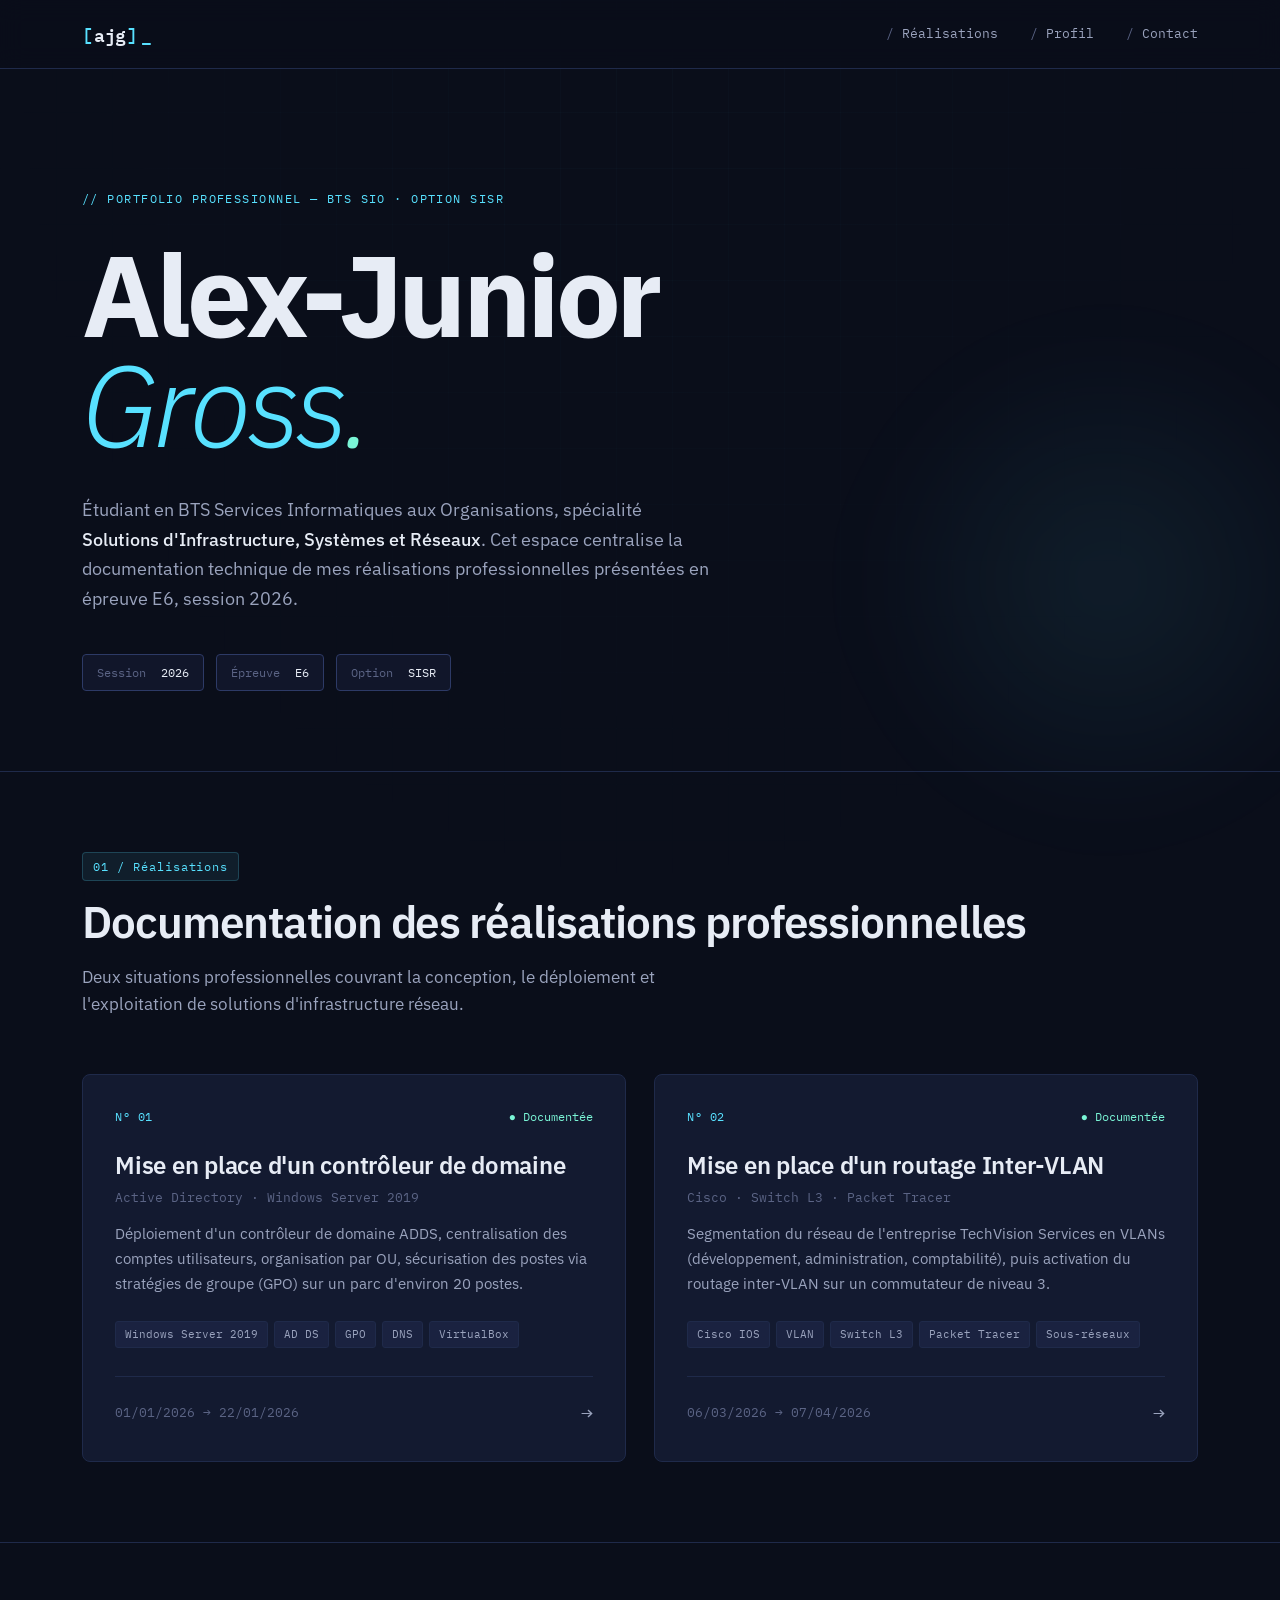
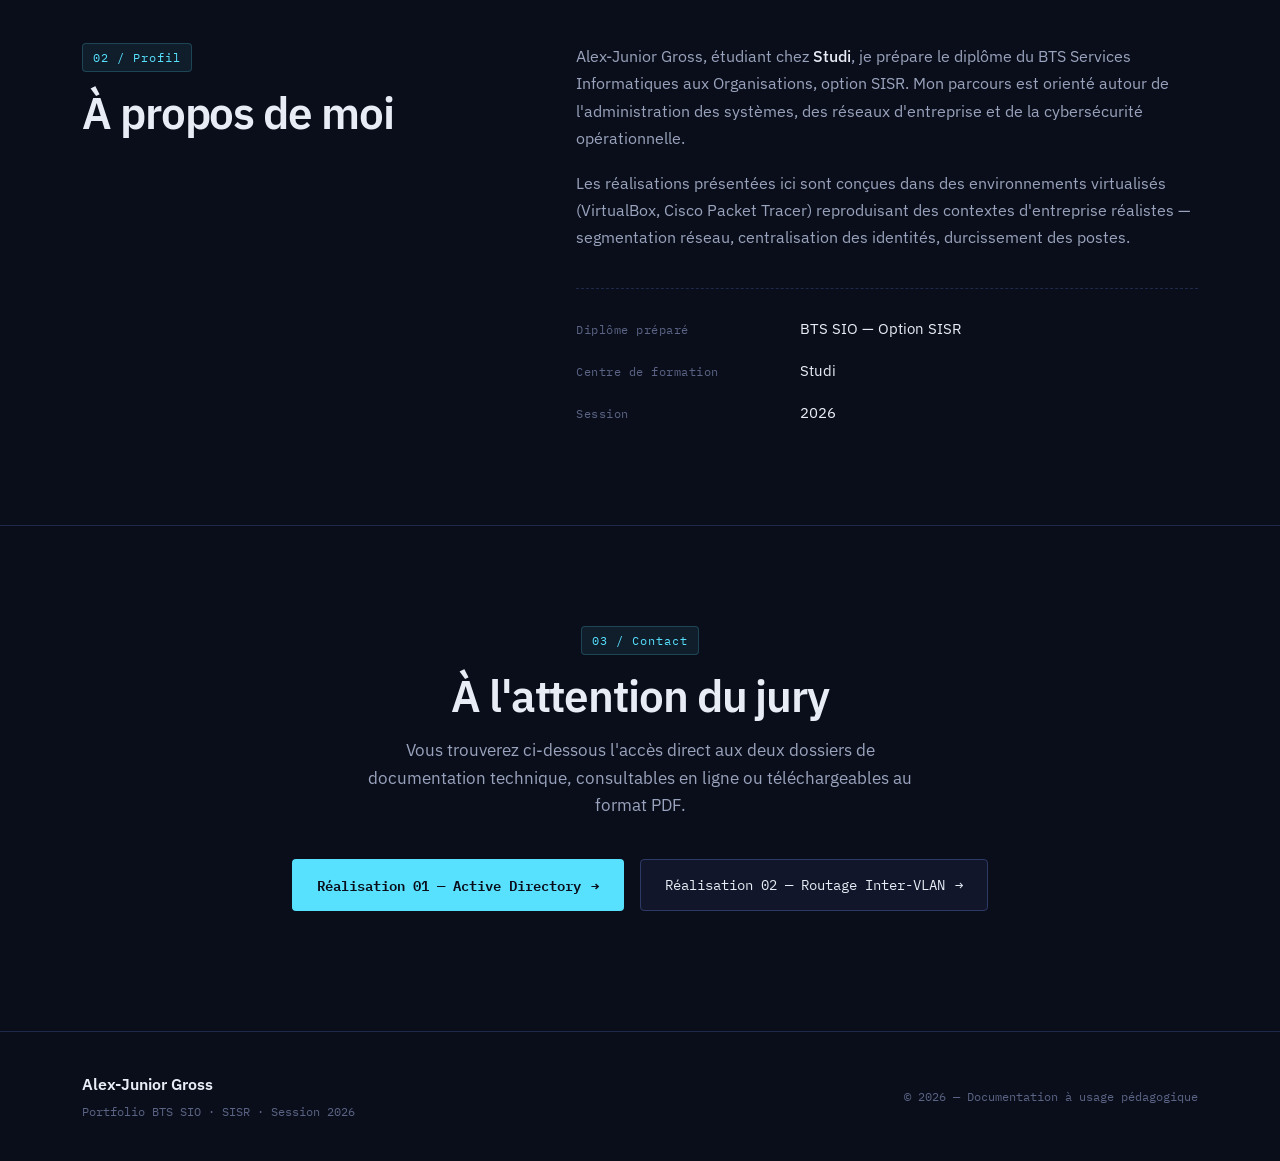
<file: index.html>
<!DOCTYPE html>
<html lang="fr">
<head>
<meta charset="UTF-8">
<meta name="viewport" content="width=device-width, initial-scale=1.0">
<meta name="description" content="Portfolio BTS SIO option SISR — Alex-Junior Gross. Documentation des réalisations professionnelles : Active Directory et routage Inter-VLAN.">
<title>Alex-Junior Gross — Portfolio BTS SIO / SISR</title>
<link rel="preconnect" href="https://fonts.googleapis.com">
<link rel="preconnect" href="https://fonts.gstatic.com" crossorigin>
<link href="https://fonts.googleapis.com/css2?family=IBM+Plex+Mono:wght@400;500;600&family=IBM+Plex+Sans:wght@300;400;500;600;700&display=swap" rel="stylesheet">
<link rel="stylesheet" href="style.css">
</head>
<body>

<div class="grid-overlay"></div>

<header class="site-header">
  <div class="container header-inner">
    <a href="index.html" class="logo">
      <span class="logo-bracket">[</span>
      <span class="logo-text">ajg</span>
      <span class="logo-bracket">]</span>
      <span class="logo-cursor">_</span>
    </a>
    <nav class="site-nav">
      <a href="#realisations">Réalisations</a>
      <a href="#profil">Profil</a>
      <a href="#contact">Contact</a>
    </nav>
  </div>
</header>

<main>

  <section class="hero">
    <div class="container">
      <p class="hero-eyebrow">// PORTFOLIO PROFESSIONNEL — BTS SIO · OPTION SISR</p>
      <h1 class="hero-title">
        <span class="hero-line">Alex-Junior</span>
        <span class="hero-line hero-line--accent">Gross<span class="dot">.</span></span>
      </h1>
      <p class="hero-sub">
        Étudiant en BTS Services Informatiques aux Organisations,
        spécialité <strong>Solutions d'Infrastructure, Systèmes et Réseaux</strong>.
        Cet espace centralise la documentation technique de mes réalisations
        professionnelles présentées en épreuve E6, session 2026.
      </p>
      <div class="hero-meta">
        <span class="meta-pill"><span class="pill-label">Session</span> 2026</span>
        <span class="meta-pill"><span class="pill-label">Épreuve</span> E6</span>
        <span class="meta-pill"><span class="pill-label">Option</span> SISR</span>
      </div>
    </div>
  </section>

  <section id="realisations" class="realisations">
    <div class="container">
      <header class="section-header">
        <span class="section-tag">01 / Réalisations</span>
        <h2>Documentation des réalisations professionnelles</h2>
        <p class="section-lead">
          Deux situations professionnelles couvrant la conception, le déploiement
          et l'exploitation de solutions d'infrastructure réseau.
        </p>
      </header>

      <div class="cards">

        <a href="realisation-1.html" class="card">
          <div class="card-header">
            <span class="card-number">N° 01</span>
            <span class="card-status">● Documentée</span>
          </div>
          <h3 class="card-title">
            Mise en place d'un contrôleur de domaine
            <span class="card-title-accent">Active Directory · Windows Server 2019</span>
          </h3>
          <p class="card-desc">
            Déploiement d'un contrôleur de domaine ADDS, centralisation des comptes
            utilisateurs, organisation par OU, sécurisation des postes via stratégies
            de groupe (GPO) sur un parc d'environ 20 postes.
          </p>
          <ul class="card-tags">
            <li>Windows Server 2019</li>
            <li>AD DS</li>
            <li>GPO</li>
            <li>DNS</li>
            <li>VirtualBox</li>
          </ul>
          <div class="card-meta">
            <span>01/01/2026 → 22/01/2026</span>
            <span class="card-arrow">→</span>
          </div>
        </a>

        <a href="realisation-2.html" class="card">
          <div class="card-header">
            <span class="card-number">N° 02</span>
            <span class="card-status">● Documentée</span>
          </div>
          <h3 class="card-title">
            Mise en place d'un routage Inter-VLAN
            <span class="card-title-accent">Cisco · Switch L3 · Packet Tracer</span>
          </h3>
          <p class="card-desc">
            Segmentation du réseau de l'entreprise TechVision Services en VLANs
            (développement, administration, comptabilité), puis activation du
            routage inter-VLAN sur un commutateur de niveau 3.
          </p>
          <ul class="card-tags">
            <li>Cisco IOS</li>
            <li>VLAN</li>
            <li>Switch L3</li>
            <li>Packet Tracer</li>
            <li>Sous-réseaux</li>
          </ul>
          <div class="card-meta">
            <span>06/03/2026 → 07/04/2026</span>
            <span class="card-arrow">→</span>
          </div>
        </a>

      </div>
    </div>
  </section>

  <section id="profil" class="profil">
    <div class="container profil-grid">
      <div>
        <span class="section-tag">02 / Profil</span>
        <h2>À propos de moi</h2>
      </div>
      <div class="profil-text">
        <p>
          Alex-Junior Gross, étudiant chez <strong>Studi</strong>, je prépare le diplôme du
          BTS Services Informatiques aux Organisations, option SISR.
          Mon parcours est orienté autour de l'administration des systèmes,
          des réseaux d'entreprise et de la cybersécurité opérationnelle.
        </p>
        <p>
          Les réalisations présentées ici sont conçues dans des environnements
          virtualisés (VirtualBox, Cisco Packet Tracer) reproduisant des
          contextes d'entreprise réalistes — segmentation réseau,
          centralisation des identités, durcissement des postes.
        </p>
        <dl class="profil-info">
          <div>
            <dt>Diplôme préparé</dt>
            <dd>BTS SIO — Option SISR</dd>
          </div>
          <div>
            <dt>Centre de formation</dt>
            <dd>Studi</dd>
          </div>
          <div>
            <dt>Session</dt>
            <dd>2026</dd>
          </div>
        </dl>
      </div>
    </div>
  </section>

  <section id="contact" class="contact">
    <div class="container">
      <span class="section-tag">03 / Contact</span>
      <h2>À l'attention du jury</h2>
      <p class="contact-lead">
        Vous trouverez ci-dessous l'accès direct aux deux dossiers de
        documentation technique, consultables en ligne ou téléchargeables au format PDF.
      </p>
      <div class="contact-links">
        <a href="realisation-1.html" class="btn btn--primary">
          Réalisation 01 — Active Directory
          <span>→</span>
        </a>
        <a href="realisation-2.html" class="btn btn--ghost">
          Réalisation 02 — Routage Inter-VLAN
          <span>→</span>
        </a>
      </div>
    </div>
  </section>

</main>

<footer class="site-footer">
  <div class="container footer-inner">
    <div>
      <p class="footer-name">Alex-Junior Gross</p>
      <p class="footer-meta">Portfolio BTS SIO · SISR · Session 2026</p>
    </div>
    <p class="footer-copy">© 2026 — Documentation à usage pédagogique</p>
  </div>
</footer>

</body>
</html>
</file>
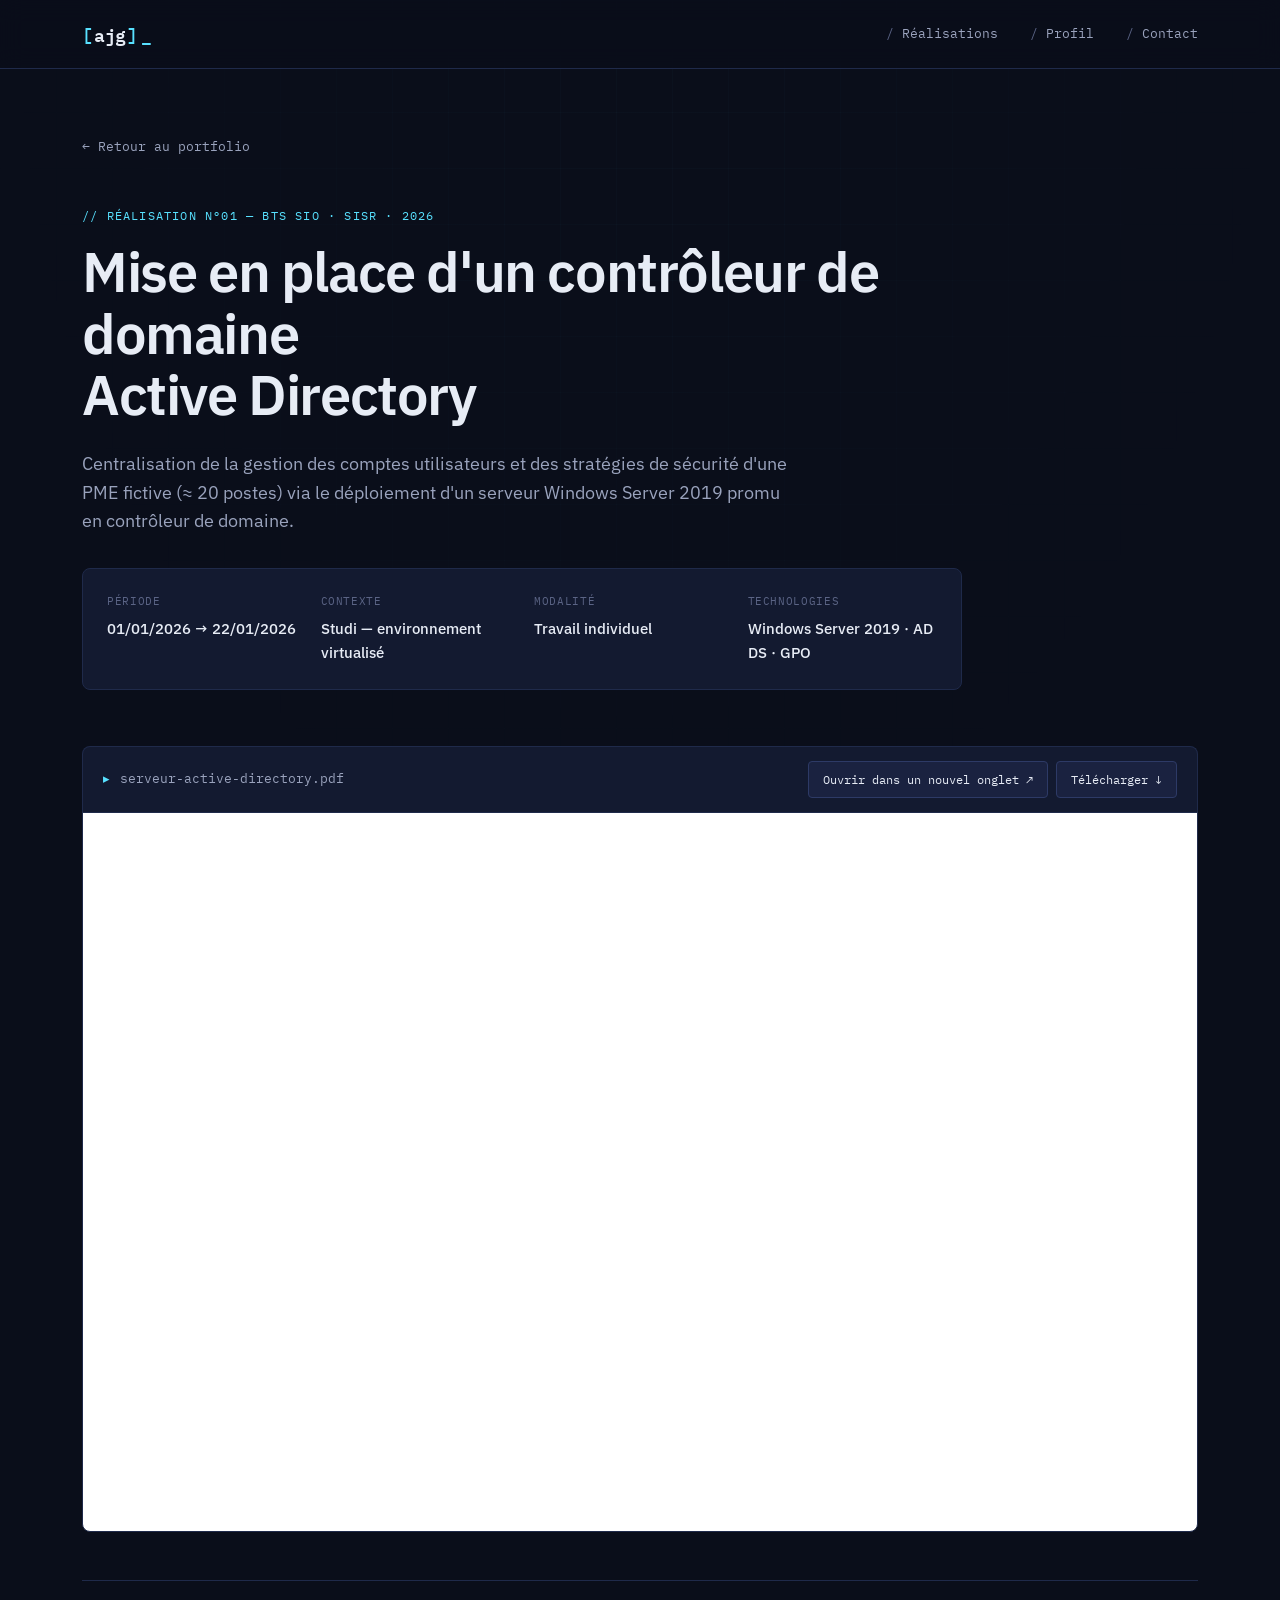
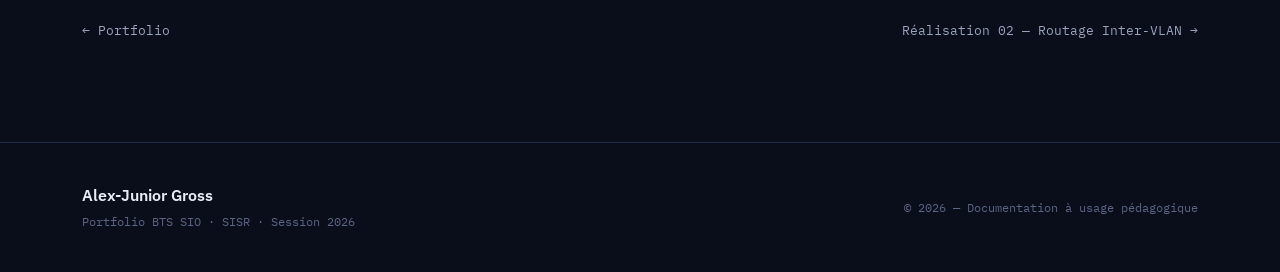
<file: realisation-1.html>
<!DOCTYPE html>
<html lang="fr">
<head>
<meta charset="UTF-8">
<meta name="viewport" content="width=device-width, initial-scale=1.0">
<meta name="description" content="Réalisation professionnelle BTS SIO — Mise en place d'un contrôleur de domaine Active Directory sous Windows Server 2019.">
<title>Réalisation 01 — Active Directory · Alex-Junior Gross</title>
<link rel="preconnect" href="https://fonts.googleapis.com">
<link rel="preconnect" href="https://fonts.gstatic.com" crossorigin>
<link href="https://fonts.googleapis.com/css2?family=IBM+Plex+Mono:wght@400;500;600&family=IBM+Plex+Sans:wght@300;400;500;600;700&display=swap" rel="stylesheet">
<link rel="stylesheet" href="style.css">
</head>
<body>

<div class="grid-overlay"></div>

<header class="site-header">
  <div class="container header-inner">
    <a href="index.html" class="logo">
      <span class="logo-bracket">[</span>
      <span class="logo-text">ajg</span>
      <span class="logo-bracket">]</span>
      <span class="logo-cursor">_</span>
    </a>
    <nav class="site-nav">
      <a href="index.html#realisations">Réalisations</a>
      <a href="index.html#profil">Profil</a>
      <a href="index.html#contact">Contact</a>
    </nav>
  </div>
</header>

<main class="realisation-page">
  <div class="container">

    <a href="index.html" class="back-link">Retour au portfolio</a>

    <header class="realisation-header">
      <p class="realisation-eyebrow">// RÉALISATION N°01 — BTS SIO · SISR · 2026</p>
      <h1 class="realisation-title">
        Mise en place d'un contrôleur de domaine
        <br>Active Directory
      </h1>
      <p class="realisation-subtitle">
        Centralisation de la gestion des comptes utilisateurs et des stratégies
        de sécurité d'une PME fictive (≈ 20 postes) via le déploiement d'un
        serveur Windows Server 2019 promu en contrôleur de domaine.
      </p>

      <dl class="realisation-meta">
        <div class="realisation-meta-item">
          <dt>Période</dt>
          <dd>01/01/2026 → 22/01/2026</dd>
        </div>
        <div class="realisation-meta-item">
          <dt>Contexte</dt>
          <dd>Studi — environnement virtualisé</dd>
        </div>
        <div class="realisation-meta-item">
          <dt>Modalité</dt>
          <dd>Travail individuel</dd>
        </div>
        <div class="realisation-meta-item">
          <dt>Technologies</dt>
          <dd>Windows Server 2019 · AD DS · GPO</dd>
        </div>
      </dl>
    </header>

    <section class="pdf-section">
      <div class="pdf-toolbar">
        <span class="pdf-filename">serveur-active-directory.pdf</span>
        <div class="pdf-actions">
          <a href="assets/serveur-active-directory.pdf" target="_blank" rel="noopener" class="pdf-action">Ouvrir dans un nouvel onglet ↗</a>
          <a href="assets/serveur-active-directory.pdf" download class="pdf-action">Télécharger ↓</a>
        </div>
      </div>
      <iframe
        class="pdf-frame"
        src="assets/serveur-active-directory.pdf#view=FitH"
        title="Documentation Active Directory"
        loading="lazy">
      </iframe>
      <noscript>
        <div class="pdf-fallback">
          Impossible d'afficher le PDF intégré. <a href="assets/serveur-active-directory.pdf">Télécharger le document</a>.
        </div>
      </noscript>
    </section>

    <nav class="realisation-nav">
      <a href="index.html">← Portfolio</a>
      <a href="realisation-2.html">Réalisation 02 — Routage Inter-VLAN →</a>
    </nav>

  </div>
</main>

<footer class="site-footer">
  <div class="container footer-inner">
    <div>
      <p class="footer-name">Alex-Junior Gross</p>
      <p class="footer-meta">Portfolio BTS SIO · SISR · Session 2026</p>
    </div>
    <p class="footer-copy">© 2026 — Documentation à usage pédagogique</p>
  </div>
</footer>

</body>
</html>
</file>
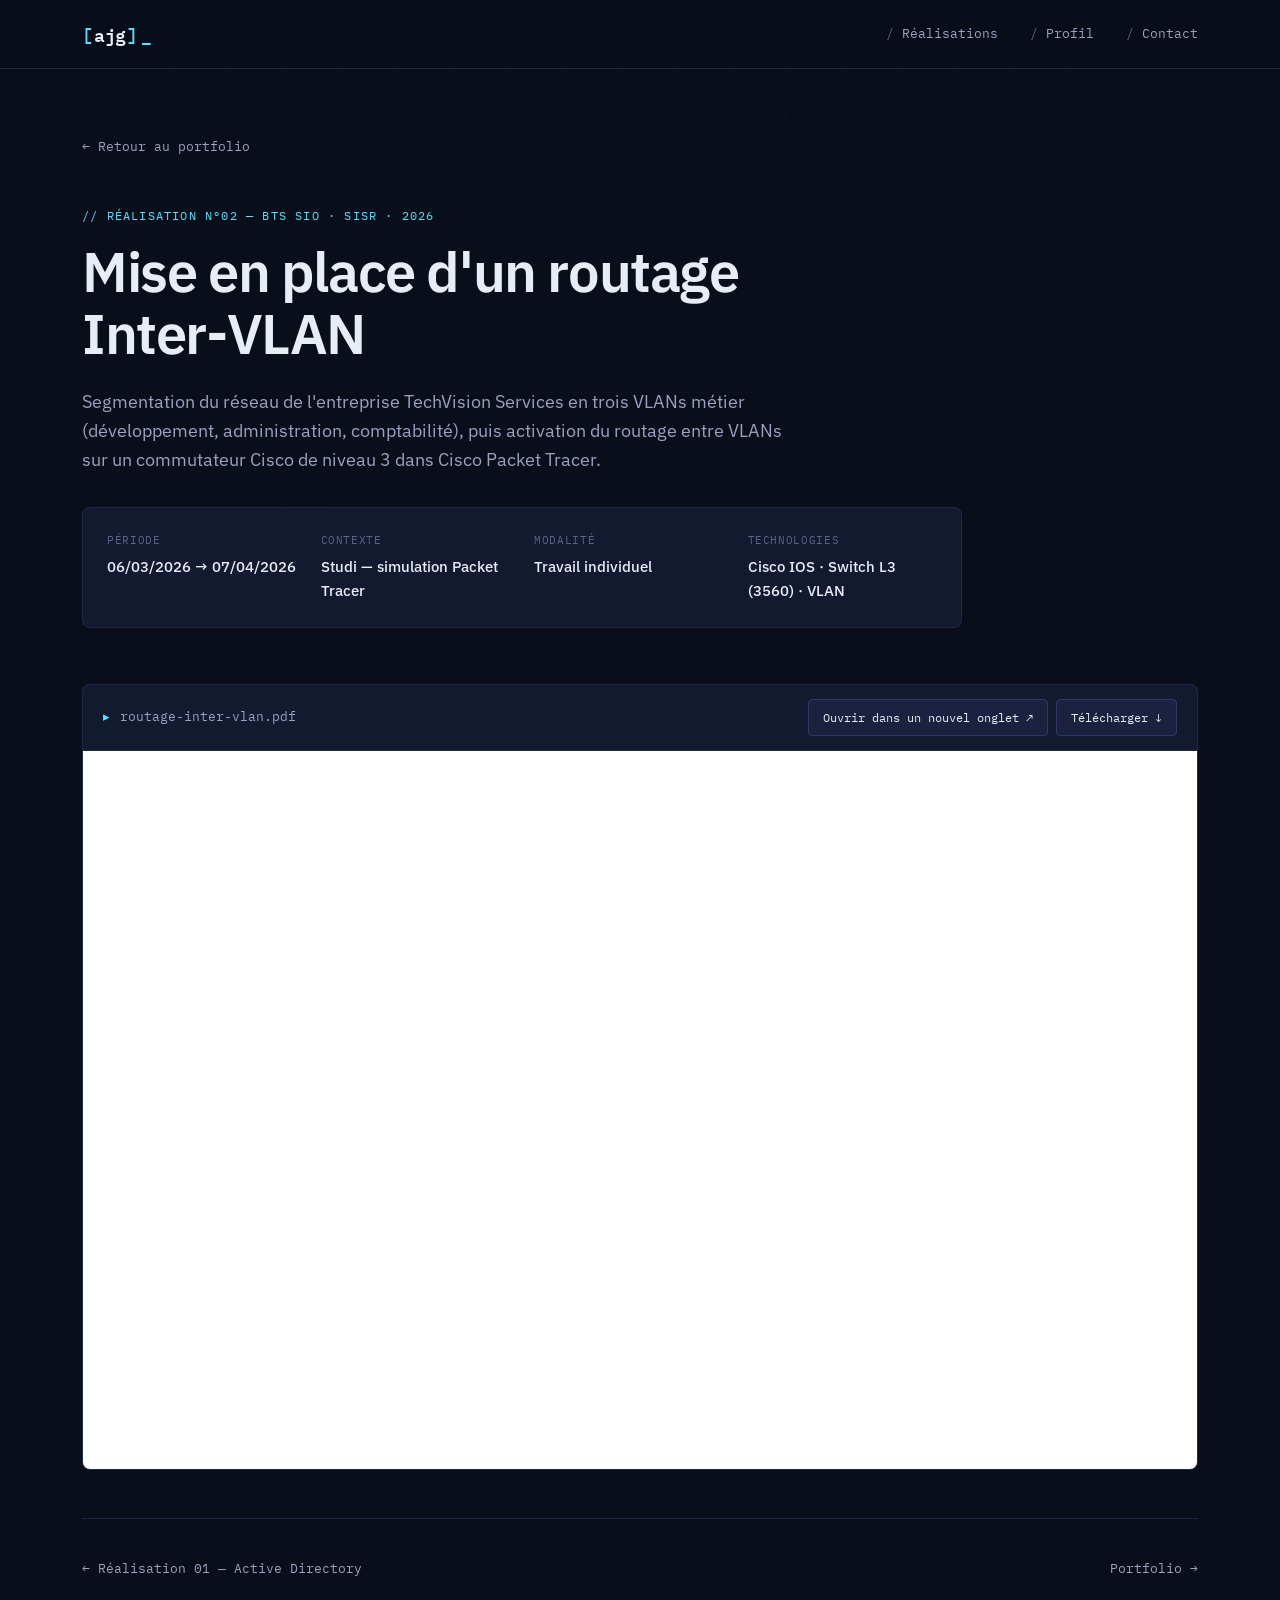
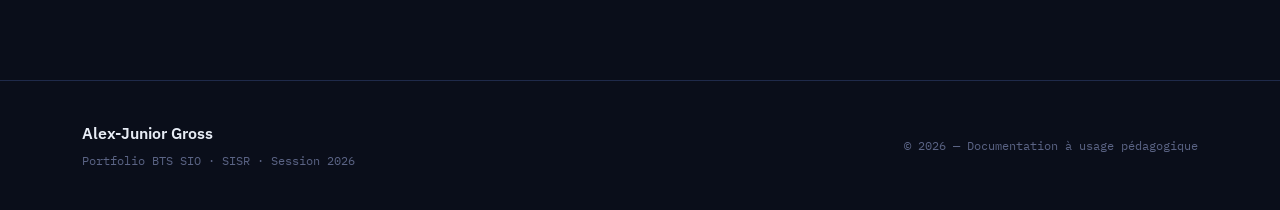
<file: realisation-2.html>
<!DOCTYPE html>
<html lang="fr">
<head>
<meta charset="UTF-8">
<meta name="viewport" content="width=device-width, initial-scale=1.0">
<meta name="description" content="Réalisation professionnelle BTS SIO — Mise en place d'un routage Inter-VLAN sur switch Cisco de niveau 3.">
<title>Réalisation 02 — Routage Inter-VLAN · Alex-Junior Gross</title>
<link rel="preconnect" href="https://fonts.googleapis.com">
<link rel="preconnect" href="https://fonts.gstatic.com" crossorigin>
<link href="https://fonts.googleapis.com/css2?family=IBM+Plex+Mono:wght@400;500;600&family=IBM+Plex+Sans:wght@300;400;500;600;700&display=swap" rel="stylesheet">
<link rel="stylesheet" href="style.css">
</head>
<body>

<div class="grid-overlay"></div>

<header class="site-header">
  <div class="container header-inner">
    <a href="index.html" class="logo">
      <span class="logo-bracket">[</span>
      <span class="logo-text">ajg</span>
      <span class="logo-bracket">]</span>
      <span class="logo-cursor">_</span>
    </a>
    <nav class="site-nav">
      <a href="index.html#realisations">Réalisations</a>
      <a href="index.html#profil">Profil</a>
      <a href="index.html#contact">Contact</a>
    </nav>
  </div>
</header>

<main class="realisation-page">
  <div class="container">

    <a href="index.html" class="back-link">Retour au portfolio</a>

    <header class="realisation-header">
      <p class="realisation-eyebrow">// RÉALISATION N°02 — BTS SIO · SISR · 2026</p>
      <h1 class="realisation-title">
        Mise en place d'un routage
        <br>Inter-VLAN
      </h1>
      <p class="realisation-subtitle">
        Segmentation du réseau de l'entreprise TechVision Services en trois VLANs
        métier (développement, administration, comptabilité), puis activation du
        routage entre VLANs sur un commutateur Cisco de niveau 3 dans Cisco Packet Tracer.
      </p>

      <dl class="realisation-meta">
        <div class="realisation-meta-item">
          <dt>Période</dt>
          <dd>06/03/2026 → 07/04/2026</dd>
        </div>
        <div class="realisation-meta-item">
          <dt>Contexte</dt>
          <dd>Studi — simulation Packet Tracer</dd>
        </div>
        <div class="realisation-meta-item">
          <dt>Modalité</dt>
          <dd>Travail individuel</dd>
        </div>
        <div class="realisation-meta-item">
          <dt>Technologies</dt>
          <dd>Cisco IOS · Switch L3 (3560) · VLAN</dd>
        </div>
      </dl>
    </header>

    <section class="pdf-section">
      <div class="pdf-toolbar">
        <span class="pdf-filename">routage-inter-vlan.pdf</span>
        <div class="pdf-actions">
          <a href="assets/routage-inter-vlan.pdf" target="_blank" rel="noopener" class="pdf-action">Ouvrir dans un nouvel onglet ↗</a>
          <a href="assets/routage-inter-vlan.pdf" download class="pdf-action">Télécharger ↓</a>
        </div>
      </div>
      <iframe
        class="pdf-frame"
        src="assets/routage-inter-vlan.pdf#view=FitH"
        title="Documentation routage Inter-VLAN"
        loading="lazy">
      </iframe>
      <noscript>
        <div class="pdf-fallback">
          Impossible d'afficher le PDF intégré. <a href="assets/routage-inter-vlan.pdf">Télécharger le document</a>.
        </div>
      </noscript>
    </section>

    <nav class="realisation-nav">
      <a href="realisation-1.html">← Réalisation 01 — Active Directory</a>
      <a href="index.html">Portfolio →</a>
    </nav>

  </div>
</main>

<footer class="site-footer">
  <div class="container footer-inner">
    <div>
      <p class="footer-name">Alex-Junior Gross</p>
      <p class="footer-meta">Portfolio BTS SIO · SISR · Session 2026</p>
    </div>
    <p class="footer-copy">© 2026 — Documentation à usage pédagogique</p>
  </div>
</footer>

</body>
</html>
</file>
<file: style.css>
/* ============================================
   Portfolio BTS SIO — Alex-Junior Gross
   Aesthetic: refined technical / terminal-inspired
   ============================================ */

:root {
  --bg: #0a0e1a;
  --bg-elevated: #11162a;
  --bg-card: #131a30;
  --surface: #1a2240;
  --border: #1f2a4a;
  --border-bright: #2d3a66;

  --text: #e7ecf5;
  --text-muted: #9aa3bd;
  --text-dim: #5b6485;

  --accent: #58e1ff;       /* cyan terminal */
  --accent-strong: #7af5d6; /* mint accent */
  --accent-warm: #ffb454;  /* amber for highlights */

  --font-mono: 'IBM Plex Mono', ui-monospace, 'Cascadia Code', Menlo, monospace;
  --font-sans: 'IBM Plex Sans', -apple-system, BlinkMacSystemFont, sans-serif;

  --radius: 4px;
  --radius-lg: 8px;

  --max-w: 1180px;
}

* { box-sizing: border-box; margin: 0; padding: 0; }

html { scroll-behavior: smooth; }

body {
  background: var(--bg);
  color: var(--text);
  font-family: var(--font-sans);
  font-weight: 400;
  line-height: 1.6;
  font-size: 16px;
  min-height: 100vh;
  overflow-x: hidden;
  position: relative;
}

/* Subtle grid background overlay */
.grid-overlay {
  position: fixed;
  inset: 0;
  pointer-events: none;
  z-index: 0;
  background-image:
    linear-gradient(rgba(88, 225, 255, 0.025) 1px, transparent 1px),
    linear-gradient(90deg, rgba(88, 225, 255, 0.025) 1px, transparent 1px);
  background-size: 56px 56px;
  mask-image: radial-gradient(ellipse at top, black 0%, transparent 75%);
  -webkit-mask-image: radial-gradient(ellipse at top, black 0%, transparent 75%);
}

main, header, footer { position: relative; z-index: 1; }

.container {
  max-width: var(--max-w);
  margin: 0 auto;
  padding: 0 32px;
}

/* ============================================
   HEADER
   ============================================ */

.site-header {
  border-bottom: 1px solid var(--border);
  background: rgba(10, 14, 26, 0.85);
  backdrop-filter: blur(12px);
  -webkit-backdrop-filter: blur(12px);
  position: sticky;
  top: 0;
  z-index: 100;
}

.header-inner {
  display: flex;
  justify-content: space-between;
  align-items: center;
  height: 68px;
}

.logo {
  font-family: var(--font-mono);
  font-size: 18px;
  font-weight: 600;
  text-decoration: none;
  color: var(--text);
  letter-spacing: -0.01em;
  display: inline-flex;
  align-items: center;
  gap: 1px;
}

.logo-bracket { color: var(--accent); }
.logo-text { color: var(--text); }
.logo-cursor {
  color: var(--accent);
  animation: blink 1.1s steps(1) infinite;
  margin-left: 2px;
}

@keyframes blink {
  0%, 50% { opacity: 1; }
  51%, 100% { opacity: 0; }
}

.site-nav {
  display: flex;
  gap: 32px;
}

.site-nav a {
  font-family: var(--font-mono);
  font-size: 13px;
  color: var(--text-muted);
  text-decoration: none;
  transition: color 0.2s ease;
  position: relative;
}

.site-nav a:hover {
  color: var(--accent);
}

.site-nav a::before {
  content: "/ ";
  color: var(--text-dim);
}

/* ============================================
   HERO
   ============================================ */

.hero {
  padding: 120px 0 80px;
  position: relative;
}

.hero::before {
  content: "";
  position: absolute;
  top: 30%;
  right: -10%;
  width: 600px;
  height: 600px;
  background: radial-gradient(circle, rgba(88, 225, 255, 0.08) 0%, transparent 60%);
  filter: blur(40px);
  pointer-events: none;
  z-index: 0;
}

.hero > .container { position: relative; z-index: 1; }

.hero-eyebrow {
  font-family: var(--font-mono);
  font-size: 12px;
  letter-spacing: 0.12em;
  color: var(--accent);
  margin-bottom: 32px;
  opacity: 0;
  animation: fadeInUp 0.7s ease 0.1s forwards;
}

.hero-title {
  font-family: var(--font-sans);
  font-size: clamp(56px, 9vw, 128px);
  font-weight: 700;
  line-height: 0.95;
  letter-spacing: -0.04em;
  margin-bottom: 36px;
}

.hero-line {
  display: block;
  opacity: 0;
  transform: translateY(20px);
  animation: fadeInUp 0.8s ease forwards;
}

.hero-line:nth-child(1) { animation-delay: 0.2s; }
.hero-line:nth-child(2) { animation-delay: 0.35s; }

.hero-line--accent {
  color: var(--accent);
  font-style: italic;
  font-weight: 300;
}

.dot { color: var(--accent-strong); }

.hero-sub {
  max-width: 640px;
  font-size: 18px;
  color: var(--text-muted);
  line-height: 1.65;
  margin-bottom: 40px;
  opacity: 0;
  animation: fadeInUp 0.8s ease 0.5s forwards;
}

.hero-sub strong {
  color: var(--text);
  font-weight: 500;
}

.hero-meta {
  display: flex;
  flex-wrap: wrap;
  gap: 12px;
  opacity: 0;
  animation: fadeInUp 0.8s ease 0.65s forwards;
}

.meta-pill {
  font-family: var(--font-mono);
  font-size: 12px;
  padding: 8px 14px;
  border: 1px solid var(--border-bright);
  border-radius: var(--radius);
  background: var(--bg-elevated);
  color: var(--text);
}

.pill-label {
  color: var(--text-dim);
  margin-right: 8px;
}

@keyframes fadeInUp {
  to { opacity: 1; transform: translateY(0); }
}

/* ============================================
   SECTION HEADERS
   ============================================ */

.section-tag {
  display: inline-block;
  font-family: var(--font-mono);
  font-size: 12px;
  color: var(--accent);
  letter-spacing: 0.08em;
  margin-bottom: 16px;
  padding: 4px 10px;
  background: rgba(88, 225, 255, 0.08);
  border: 1px solid rgba(88, 225, 255, 0.2);
  border-radius: var(--radius);
}

.section-header h2,
.profil h2,
.contact h2 {
  font-size: clamp(32px, 4vw, 44px);
  font-weight: 600;
  letter-spacing: -0.025em;
  line-height: 1.15;
  margin-bottom: 16px;
  color: var(--text);
}

.section-lead {
  color: var(--text-muted);
  font-size: 17px;
  max-width: 600px;
  line-height: 1.6;
}

/* ============================================
   REALISATIONS / CARDS
   ============================================ */

.realisations {
  padding: 80px 0;
  border-top: 1px solid var(--border);
}

.section-header {
  margin-bottom: 56px;
}

.cards {
  display: grid;
  gap: 24px;
  grid-template-columns: 1fr;
}

@media (min-width: 860px) {
  .cards { grid-template-columns: 1fr 1fr; gap: 28px; }
}

.card {
  display: flex;
  flex-direction: column;
  background: var(--bg-card);
  border: 1px solid var(--border);
  border-radius: var(--radius-lg);
  padding: 32px;
  text-decoration: none;
  color: var(--text);
  position: relative;
  overflow: hidden;
  transition: all 0.3s cubic-bezier(0.2, 0.7, 0.3, 1);
}

.card::before {
  content: "";
  position: absolute;
  top: 0;
  left: 0;
  right: 0;
  height: 1px;
  background: linear-gradient(90deg, transparent, var(--accent), transparent);
  opacity: 0;
  transition: opacity 0.3s ease;
}

.card:hover {
  border-color: var(--border-bright);
  transform: translateY(-4px);
  box-shadow:
    0 20px 60px -20px rgba(88, 225, 255, 0.15),
    0 1px 0 0 rgba(88, 225, 255, 0.1) inset;
}

.card:hover::before { opacity: 1; }

.card:hover .card-arrow { transform: translateX(6px); color: var(--accent); }

.card-header {
  display: flex;
  justify-content: space-between;
  align-items: center;
  margin-bottom: 24px;
  font-family: var(--font-mono);
  font-size: 12px;
}

.card-number {
  color: var(--accent);
  letter-spacing: 0.05em;
}

.card-status {
  color: var(--accent-strong);
}

.card-title {
  font-size: 24px;
  font-weight: 600;
  line-height: 1.3;
  letter-spacing: -0.01em;
  margin-bottom: 16px;
}

.card-title-accent {
  display: block;
  font-family: var(--font-mono);
  font-size: 13px;
  font-weight: 400;
  color: var(--text-dim);
  margin-top: 8px;
  letter-spacing: 0;
}

.card-desc {
  color: var(--text-muted);
  font-size: 15px;
  line-height: 1.65;
  margin-bottom: 24px;
  flex: 1;
}

.card-tags {
  list-style: none;
  display: flex;
  flex-wrap: wrap;
  gap: 6px;
  margin-bottom: 28px;
}

.card-tags li {
  font-family: var(--font-mono);
  font-size: 11px;
  padding: 4px 9px;
  background: var(--surface);
  border: 1px solid var(--border);
  border-radius: 3px;
  color: var(--text-muted);
}

.card-meta {
  display: flex;
  justify-content: space-between;
  align-items: center;
  padding-top: 20px;
  border-top: 1px solid var(--border);
  font-family: var(--font-mono);
  font-size: 13px;
  color: var(--text-dim);
}

.card-arrow {
  font-size: 20px;
  color: var(--text-muted);
  transition: all 0.3s ease;
}

/* ============================================
   PROFIL
   ============================================ */

.profil {
  padding: 100px 0;
  border-top: 1px solid var(--border);
}

.profil-grid {
  display: grid;
  gap: 48px;
  grid-template-columns: 1fr;
}

@media (min-width: 860px) {
  .profil-grid { grid-template-columns: 1fr 1.5fr; gap: 80px; }
}

.profil-text p {
  color: var(--text-muted);
  font-size: 16px;
  margin-bottom: 18px;
  line-height: 1.7;
}

.profil-text strong {
  color: var(--text);
  font-weight: 500;
}

.profil-info {
  margin-top: 36px;
  padding-top: 28px;
  border-top: 1px dashed var(--border);
  display: grid;
  gap: 18px;
}

.profil-info > div {
  display: grid;
  grid-template-columns: 1fr 2fr;
  gap: 24px;
  align-items: baseline;
}

.profil-info dt {
  font-family: var(--font-mono);
  font-size: 12px;
  color: var(--text-dim);
  letter-spacing: 0.04em;
}

.profil-info dd {
  font-size: 15px;
  color: var(--text);
}

/* ============================================
   CONTACT
   ============================================ */

.contact {
  padding: 100px 0 120px;
  border-top: 1px solid var(--border);
  text-align: center;
}

.contact-lead {
  max-width: 580px;
  margin: 0 auto 40px;
  color: var(--text-muted);
  font-size: 17px;
}

.contact-links {
  display: flex;
  flex-wrap: wrap;
  gap: 16px;
  justify-content: center;
}

.btn {
  display: inline-flex;
  align-items: center;
  gap: 10px;
  padding: 14px 24px;
  border-radius: var(--radius);
  font-family: var(--font-mono);
  font-size: 14px;
  text-decoration: none;
  transition: all 0.2s ease;
  border: 1px solid transparent;
}

.btn--primary {
  background: var(--accent);
  color: var(--bg);
  font-weight: 600;
}

.btn--primary:hover {
  background: var(--accent-strong);
  transform: translateY(-2px);
  box-shadow: 0 10px 30px -10px rgba(88, 225, 255, 0.5);
}

.btn--ghost {
  border-color: var(--border-bright);
  color: var(--text);
  background: var(--bg-elevated);
}

.btn--ghost:hover {
  border-color: var(--accent);
  color: var(--accent);
  transform: translateY(-2px);
}

.btn span { transition: transform 0.2s ease; }
.btn:hover span { transform: translateX(4px); }

/* ============================================
   FOOTER
   ============================================ */

.site-footer {
  border-top: 1px solid var(--border);
  padding: 40px 0;
}

.footer-inner {
  display: flex;
  flex-wrap: wrap;
  gap: 16px;
  justify-content: space-between;
  align-items: center;
}

.footer-name {
  font-weight: 600;
  color: var(--text);
  margin-bottom: 4px;
}

.footer-meta,
.footer-copy {
  font-family: var(--font-mono);
  font-size: 12px;
  color: var(--text-dim);
}

/* ============================================
   REALISATION DETAIL PAGE
   ============================================ */

.realisation-page {
  padding: 64px 0 100px;
}

.back-link {
  display: inline-flex;
  align-items: center;
  gap: 8px;
  font-family: var(--font-mono);
  font-size: 13px;
  color: var(--text-muted);
  text-decoration: none;
  margin-bottom: 48px;
  transition: color 0.2s;
}

.back-link:hover { color: var(--accent); }
.back-link::before { content: "←"; }

.realisation-header {
  margin-bottom: 56px;
  max-width: 880px;
}

.realisation-eyebrow {
  font-family: var(--font-mono);
  font-size: 12px;
  letter-spacing: 0.1em;
  color: var(--accent);
  margin-bottom: 16px;
}

.realisation-title {
  font-size: clamp(34px, 5vw, 56px);
  font-weight: 600;
  letter-spacing: -0.025em;
  line-height: 1.1;
  margin-bottom: 24px;
}

.realisation-subtitle {
  font-size: 18px;
  color: var(--text-muted);
  line-height: 1.6;
  margin-bottom: 32px;
  max-width: 720px;
}

.realisation-meta {
  display: grid;
  grid-template-columns: repeat(auto-fit, minmax(180px, 1fr));
  gap: 24px;
  padding: 24px;
  background: var(--bg-card);
  border: 1px solid var(--border);
  border-radius: var(--radius-lg);
  margin-bottom: 48px;
}

.realisation-meta-item dt {
  font-family: var(--font-mono);
  font-size: 11px;
  letter-spacing: 0.06em;
  color: var(--text-dim);
  margin-bottom: 6px;
  text-transform: uppercase;
}

.realisation-meta-item dd {
  font-size: 15px;
  color: var(--text);
  font-weight: 500;
}

.pdf-section {
  margin-bottom: 48px;
}

.pdf-toolbar {
  display: flex;
  flex-wrap: wrap;
  gap: 12px;
  justify-content: space-between;
  align-items: center;
  padding: 14px 20px;
  background: var(--bg-card);
  border: 1px solid var(--border);
  border-radius: var(--radius-lg) var(--radius-lg) 0 0;
  border-bottom: none;
}

.pdf-filename {
  font-family: var(--font-mono);
  font-size: 13px;
  color: var(--text-muted);
  display: flex;
  align-items: center;
  gap: 10px;
}

.pdf-filename::before {
  content: "▸";
  color: var(--accent);
}

.pdf-actions { display: flex; gap: 8px; }

.pdf-action {
  font-family: var(--font-mono);
  font-size: 12px;
  padding: 8px 14px;
  background: var(--surface);
  border: 1px solid var(--border-bright);
  border-radius: var(--radius);
  color: var(--text);
  text-decoration: none;
  transition: all 0.2s;
}

.pdf-action:hover {
  border-color: var(--accent);
  color: var(--accent);
}

.pdf-frame {
  width: 100%;
  height: 80vh;
  min-height: 600px;
  border: 1px solid var(--border);
  border-radius: 0 0 var(--radius-lg) var(--radius-lg);
  background: #fff;
  display: block;
}

.pdf-fallback {
  padding: 32px;
  background: var(--bg-card);
  border: 1px solid var(--border);
  border-radius: var(--radius-lg);
  text-align: center;
  color: var(--text-muted);
}

.pdf-fallback a {
  color: var(--accent);
  font-family: var(--font-mono);
}

.realisation-nav {
  display: flex;
  justify-content: space-between;
  gap: 16px;
  padding-top: 40px;
  border-top: 1px solid var(--border);
  flex-wrap: wrap;
}

.realisation-nav a {
  font-family: var(--font-mono);
  font-size: 13px;
  color: var(--text-muted);
  text-decoration: none;
  transition: color 0.2s;
}

.realisation-nav a:hover { color: var(--accent); }

/* ============================================
   RESPONSIVE
   ============================================ */

@media (max-width: 640px) {
  .container { padding: 0 20px; }
  .site-nav { gap: 18px; }
  .site-nav a { font-size: 12px; }
  .hero { padding: 80px 0 60px; }
  .card { padding: 24px; }
  .pdf-frame { height: 70vh; min-height: 500px; }
  .pdf-toolbar { padding: 12px 14px; }
}
</file>
